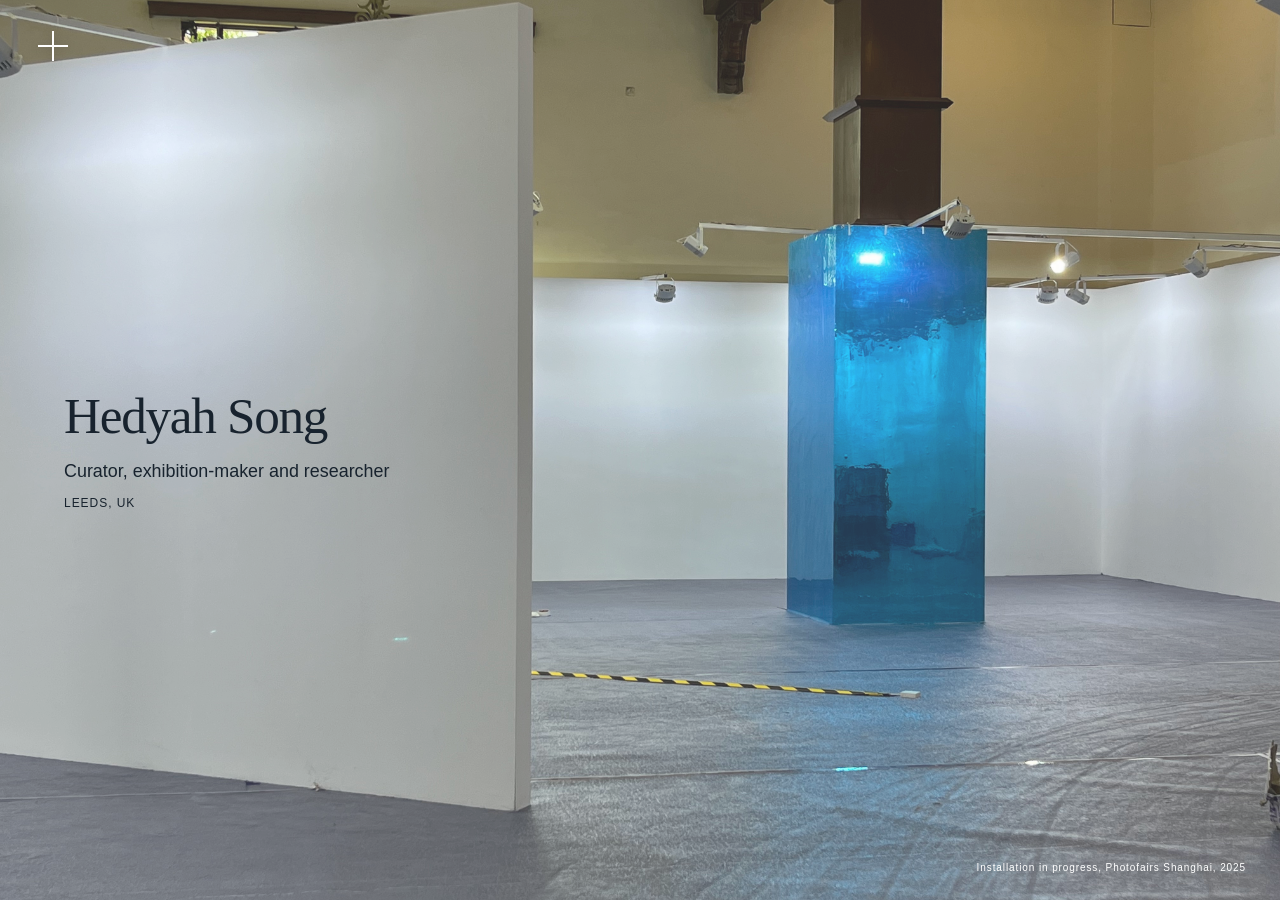
<file: index.html>
<!DOCTYPE html>
<html lang="en">
<head>
  <meta charset="UTF-8">
  <meta name="viewport" content="width=device-width, initial-scale=1.0">
  <title>Hedyah Song</title>
  <meta name="description" content="Hedyah Song is a curator, exhibition-maker and researcher based in Leeds, UK.">
  <link rel="stylesheet" href="styles.css">
  <script src="menu.js" defer></script>
</head>

<body class="home-page">
  <button class="menu-toggle" type="button" aria-expanded="false" aria-controls="site-navigation" aria-label="Open navigation">
    <span aria-hidden="true"></span>
  </button>

  <nav class="menu-panel" id="site-navigation" aria-hidden="true" aria-label="Primary navigation" inert>
    <div class="menu-panel-inner">
      <p class="menu-kicker">Hedyah Song</p>
      <ul class="menu-list">
        <li><span>01</span><a href="projects/">Projects</a></li>
        <li><span>02</span><a href="research/">Research</a></li>
        <li><span>03</span><a href="about/">About</a></li>
        <li><span>04</span><a href="contact/">Contact</a></li>
      </ul>
      <a class="menu-home" href="./">Home</a>
    </div>
  </nav>

  <main class="homepage">
    <img class="homepage-image" src="IMG_3406.jpg" alt="An empty exhibition space with blue columns">
    <section class="identity">
      <h1>Hedyah Song</h1>
      <p class="role">Curator, exhibition-maker and researcher</p>
      <p class="location">Leeds, UK</p>
    </section>
    <p class="index-mark">Installation in progress, Photofairs Shanghai, 2025</p>
  </main>
</body>
</html>
</file>
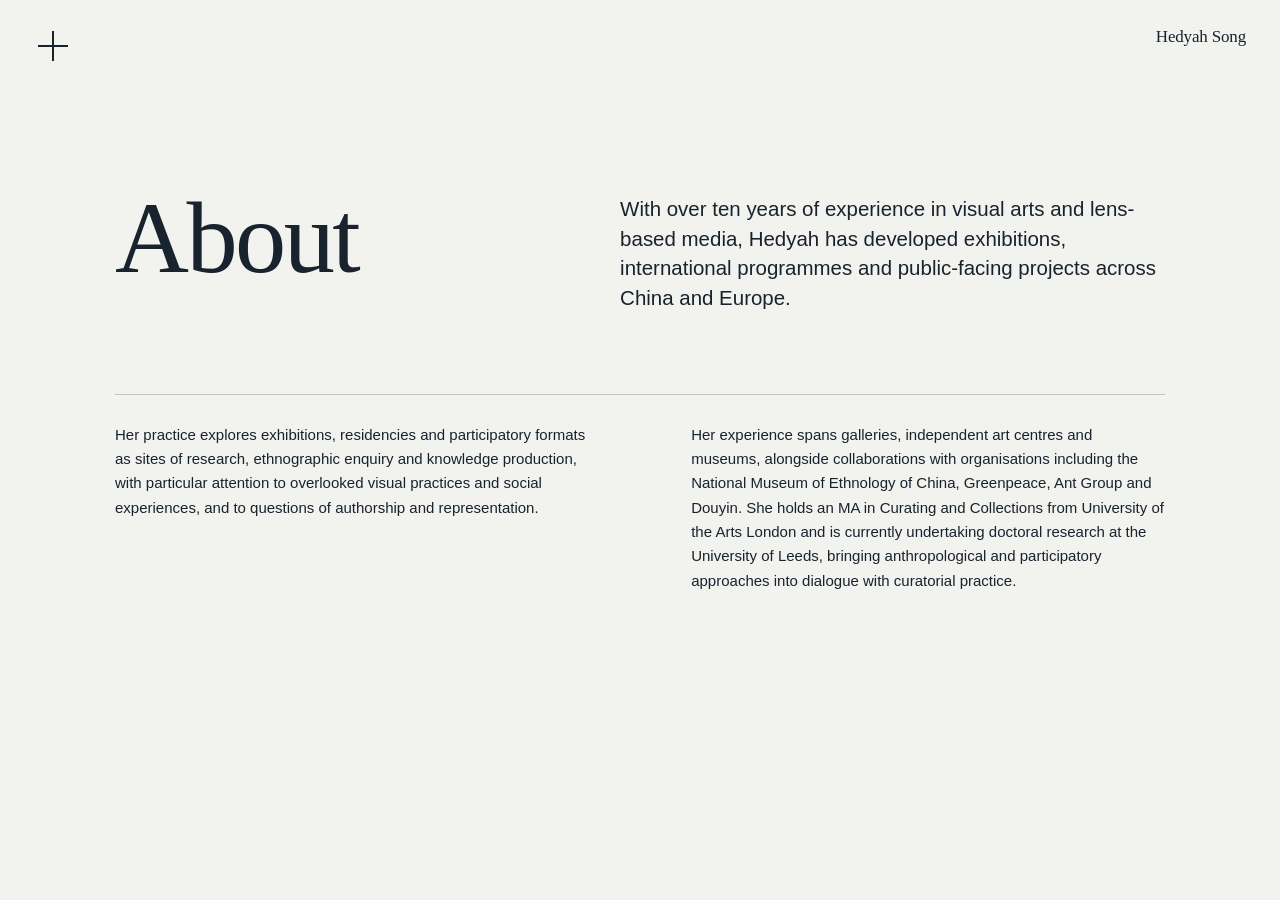
<file: about/index.html>
<!DOCTYPE html>
<html lang="en">
<head>
  <meta charset="UTF-8">
  <meta name="viewport" content="width=device-width, initial-scale=1.0">
  <title>About — Hedyah Song</title>
  <meta name="description" content="About Hedyah Song, curator, exhibition-maker and researcher.">
  <link rel="stylesheet" href="../styles.css">
  <script src="../menu.js" defer></script>
</head>
<body>
  <button class="menu-toggle" type="button" aria-expanded="false" aria-controls="site-navigation" aria-label="Open navigation"><span aria-hidden="true"></span></button>
  <nav class="menu-panel" id="site-navigation" aria-hidden="true" aria-label="Primary navigation" inert>
    <div class="menu-panel-inner">
      <p class="menu-kicker">Hedyah Song</p>
      <ul class="menu-list">
        <li><span>01</span><a href="../projects/">Projects</a></li>
        <li><span>02</span><a href="../research/">Research</a></li>
        <li><span>03</span><a href="../about/" aria-current="page">About</a></li>
        <li><span>04</span><a href="../contact/">Contact</a></li>
      </ul>
      <a class="menu-home" href="../">Home</a>
    </div>
  </nav>
  <main class="page-shell">
    <header class="page-header"><a class="site-name" href="../">Hedyah Song</a></header>
    <div class="page-content">
      <section class="page-heading">
        <h1 class="page-title">About</h1>
        <p class="page-intro">With over ten years of experience in visual arts and lens-based media, Hedyah has developed exhibitions, international programmes and public-facing projects across China and Europe.</p>
      </section>
      <section class="body-copy">
        <div>
          <p>Her practice explores exhibitions, residencies and participatory formats as sites of research, ethnographic enquiry and knowledge production, with particular attention to overlooked visual practices and social experiences, and to questions of authorship and representation.</p>
        </div>
        <div>
          <p>Her experience spans galleries, independent art centres and museums, alongside collaborations with organisations including the National Museum of Ethnology of China, Greenpeace, Ant Group and Douyin. She holds an MA in Curating and Collections from University of the Arts London and is currently undertaking doctoral research at the University of Leeds, bringing anthropological and participatory approaches into dialogue with curatorial practice.</p>
        </div>
      </section>
    </div>
  </main>
</body>
</html>
</file>
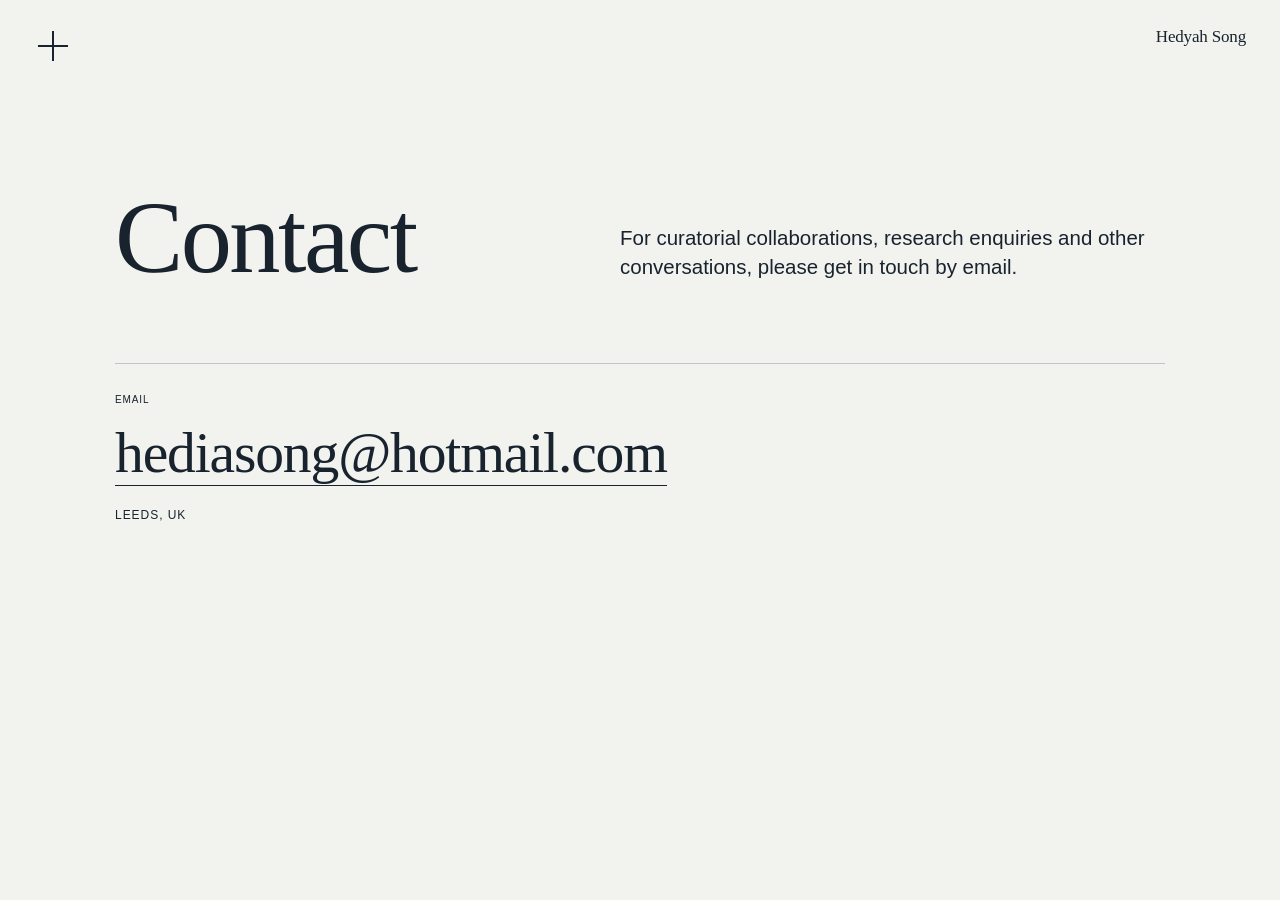
<file: contact/index.html>
<!DOCTYPE html>
<html lang="en">
<head>
  <meta charset="UTF-8">
  <meta name="viewport" content="width=device-width, initial-scale=1.0">
  <title>Contact — Hedyah Song</title>
  <meta name="description" content="Contact Hedyah Song.">
  <link rel="stylesheet" href="../styles.css">
  <script src="../menu.js" defer></script>
</head>
<body>
  <button class="menu-toggle" type="button" aria-expanded="false" aria-controls="site-navigation" aria-label="Open navigation"><span aria-hidden="true"></span></button>
  <nav class="menu-panel" id="site-navigation" aria-hidden="true" aria-label="Primary navigation" inert>
    <div class="menu-panel-inner">
      <p class="menu-kicker">Hedyah Song</p>
      <ul class="menu-list">
        <li><span>01</span><a href="../projects/">Projects</a></li>
        <li><span>02</span><a href="../research/">Research</a></li>
        <li><span>03</span><a href="../about/">About</a></li>
        <li><span>04</span><a href="../contact/" aria-current="page">Contact</a></li>
      </ul>
      <a class="menu-home" href="../">Home</a>
    </div>
  </nav>
  <main class="page-shell">
    <header class="page-header"><a class="site-name" href="../">Hedyah Song</a></header>
    <div class="page-content">
      <section class="page-heading">
        <h1 class="page-title">Contact</h1>
        <p class="page-intro">For curatorial collaborations, research enquiries and other conversations, please get in touch by email.</p>
      </section>
      <section class="contact-block">
        <p class="contact-label">Email</p>
        <a class="contact-link" href="mailto:hediasong@hotmail.com">hediasong@hotmail.com</a>
        <p class="contact-location">Leeds, UK</p>
      </section>
    </div>
  </main>
</body>
</html>
</file>
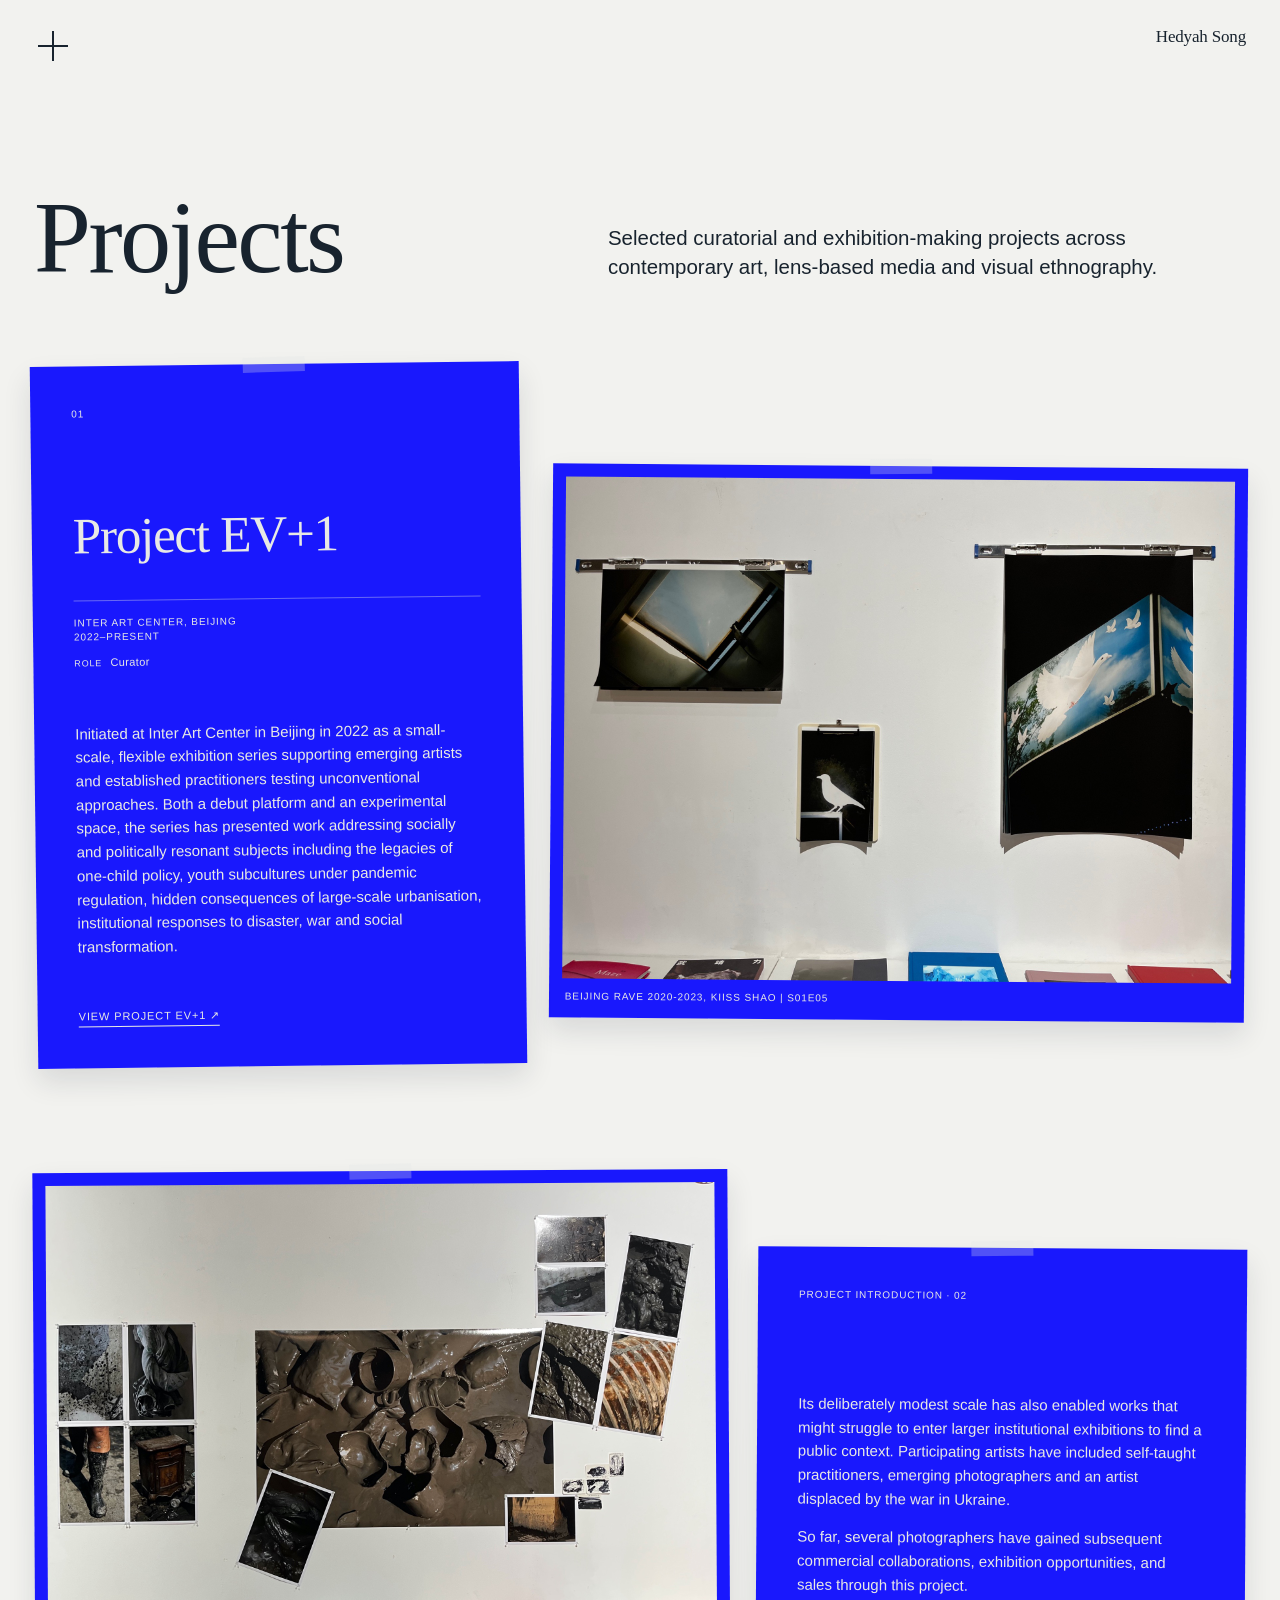
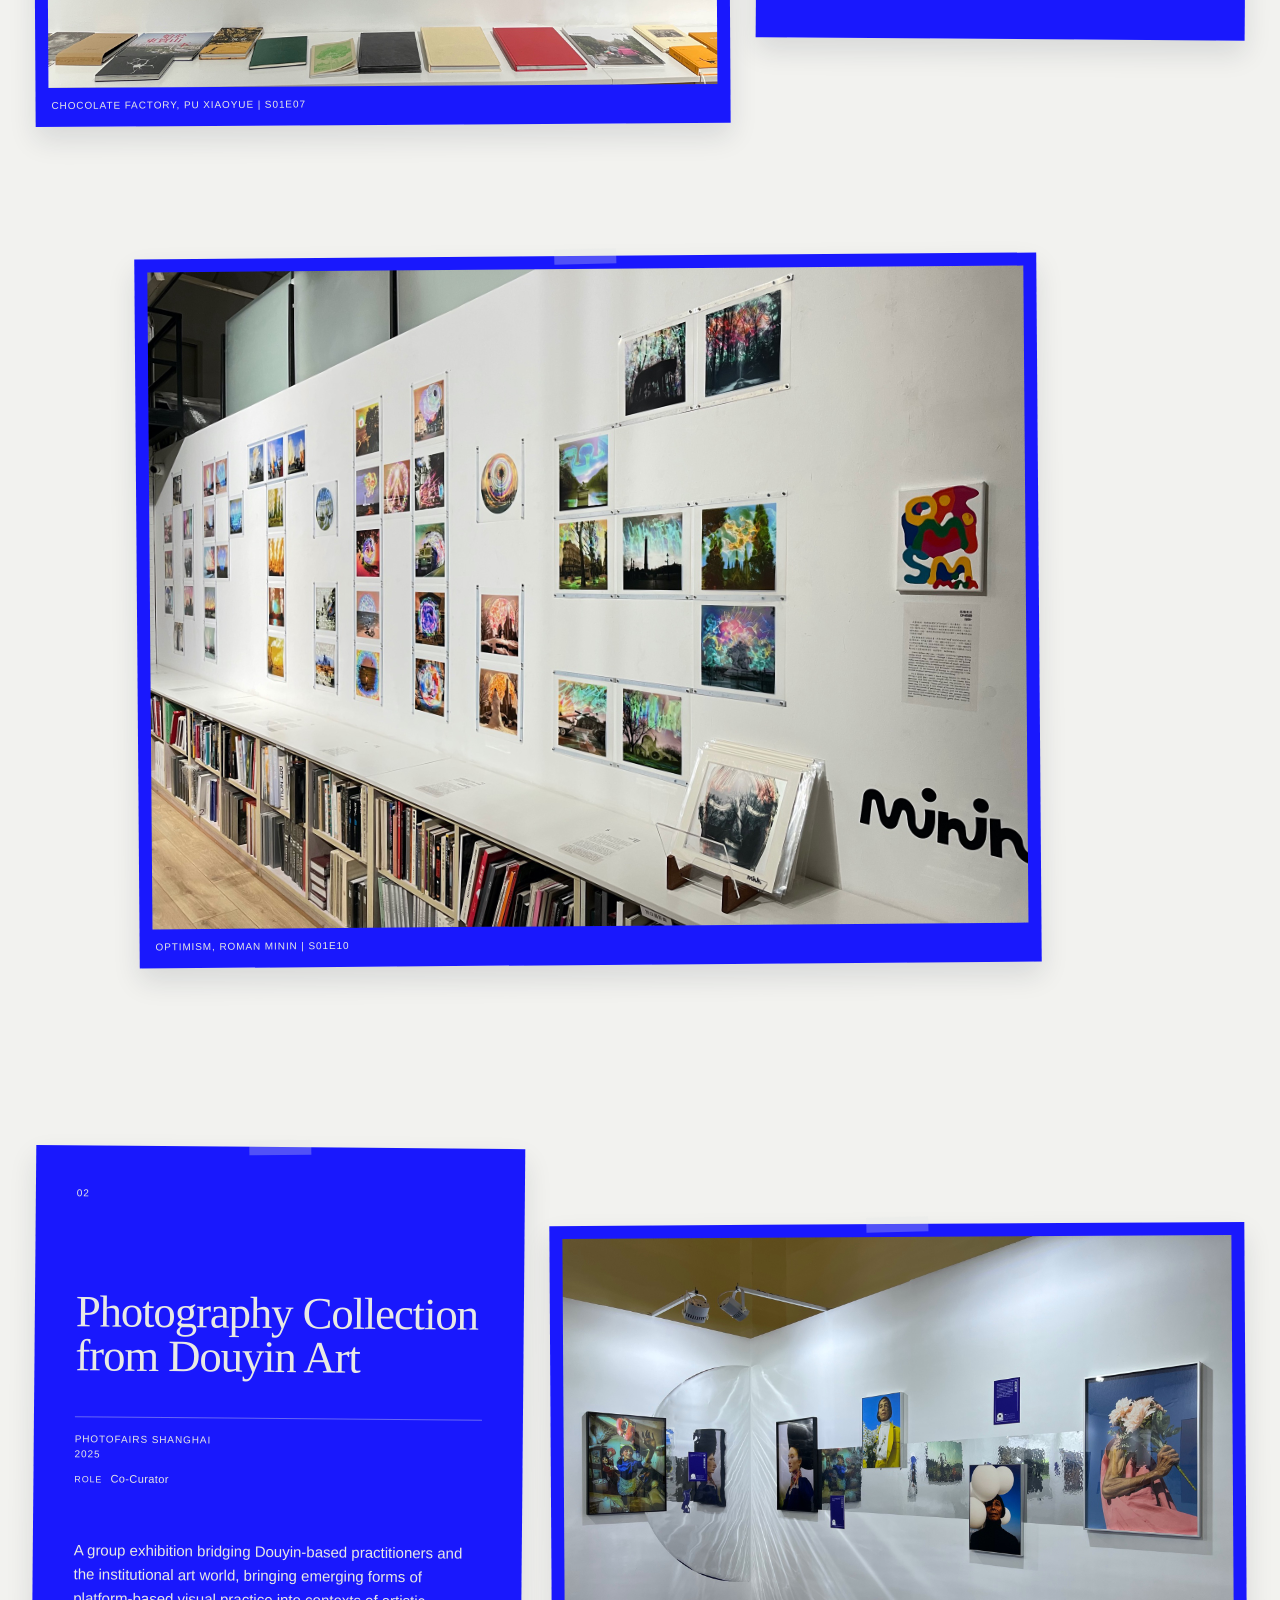
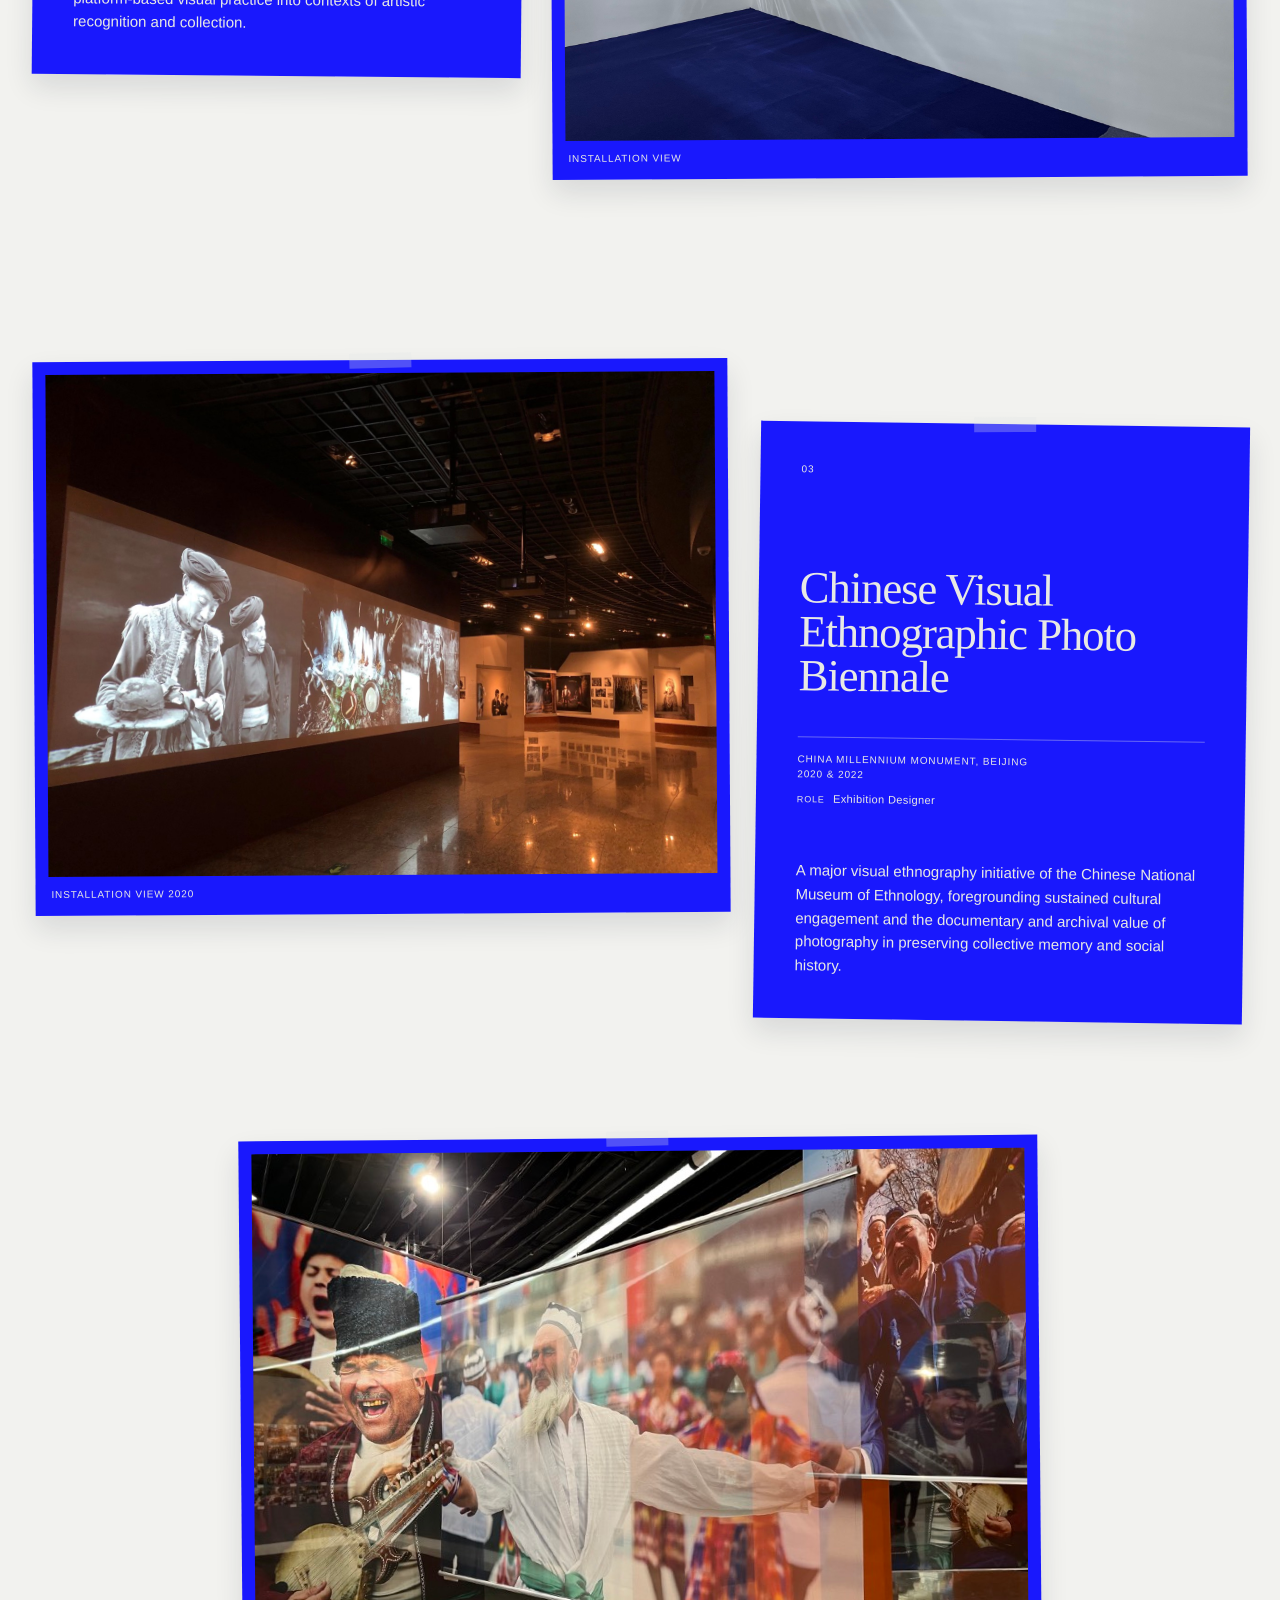
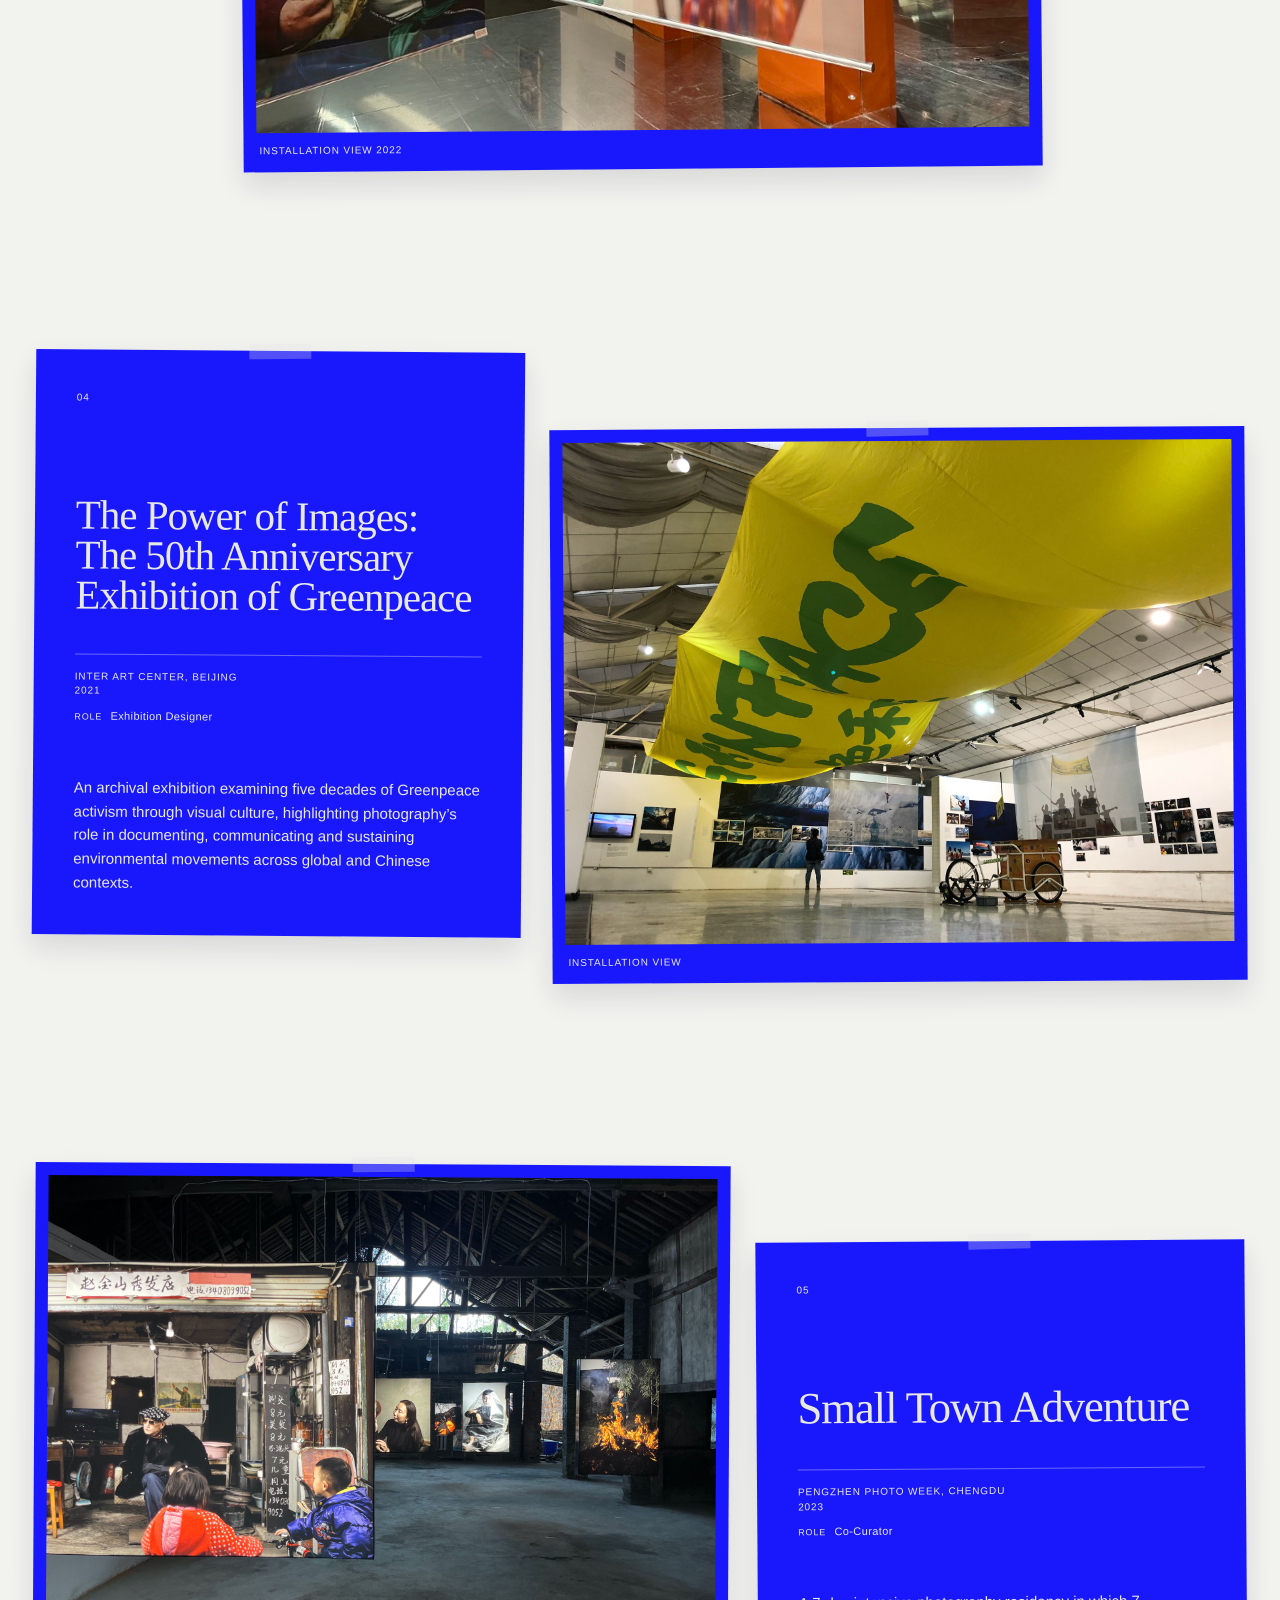
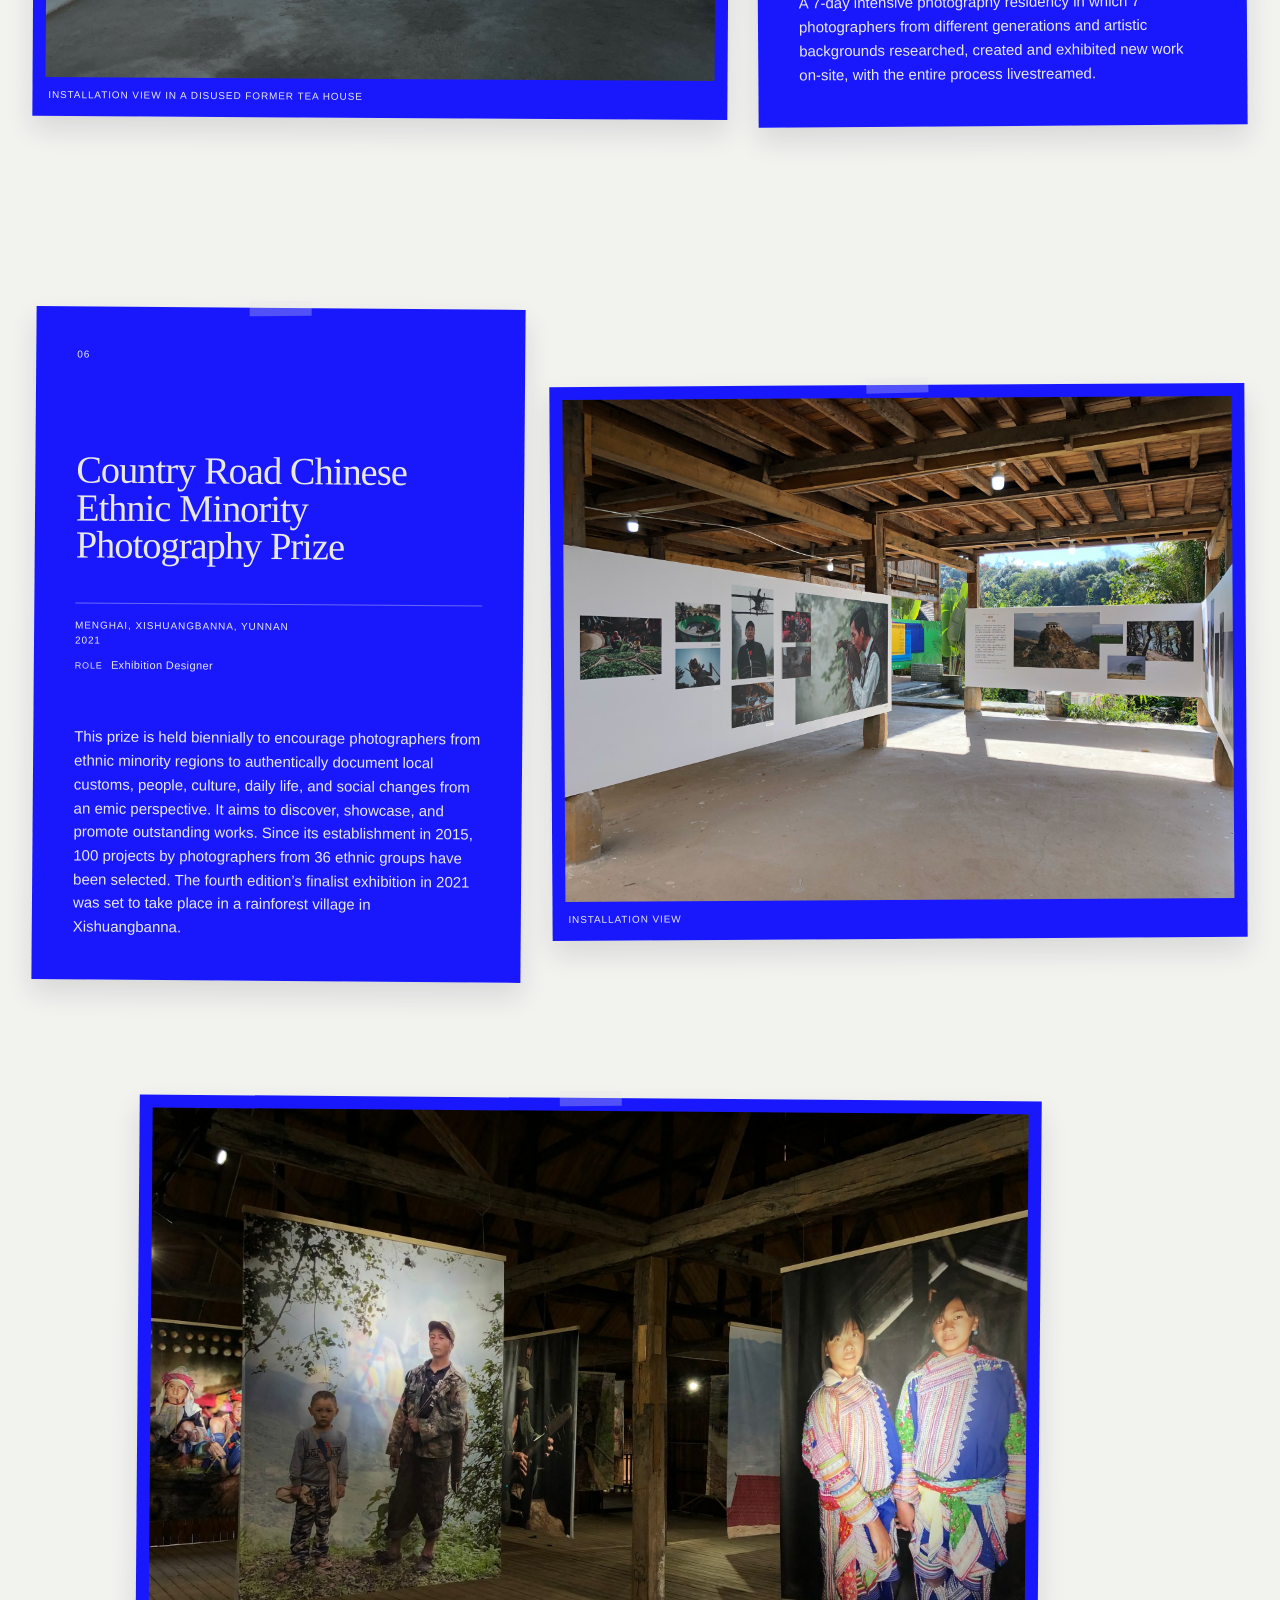
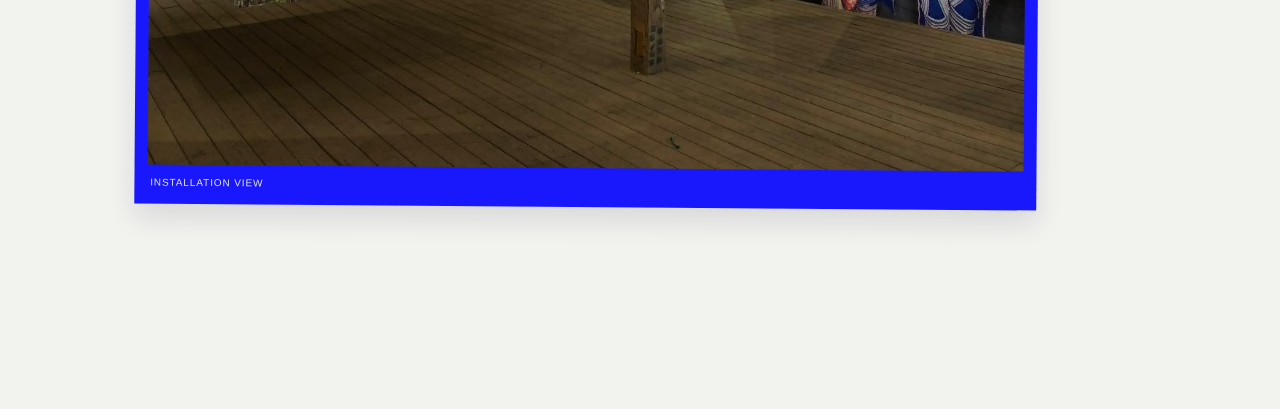
<file: projects/index.html>
<!DOCTYPE html>
<html lang="en">
<head>
  <meta charset="UTF-8">
  <meta name="viewport" content="width=device-width, initial-scale=1.0">
  <title>Projects — Hedyah Song</title>
  <meta name="description" content="Selected curatorial and exhibition-making projects by Hedyah Song.">
  <link rel="stylesheet" href="../styles.css?v=20260812-1">
  <script src="../menu.js" defer></script>
</head>
<body class="projects-page">
  <button class="menu-toggle" type="button" aria-expanded="false" aria-controls="site-navigation" aria-label="Open navigation"><span aria-hidden="true"></span></button>
  <nav class="menu-panel" id="site-navigation" aria-hidden="true" aria-label="Primary navigation" inert>
    <div class="menu-panel-inner">
      <p class="menu-kicker">Hedyah Song</p>
      <ul class="menu-list">
        <li><span>01</span><a href="../projects/" aria-current="page">Projects</a></li>
        <li><span>02</span><a href="../research/">Research</a></li>
        <li><span>03</span><a href="../about/">About</a></li>
        <li><span>04</span><a href="../contact/">Contact</a></li>
      </ul>
      <a class="menu-home" href="../">Home</a>
    </div>
  </nav>
  <main class="page-shell">
    <header class="page-header"><a class="site-name" href="../">Hedyah Song</a></header>
    <div class="page-content">
      <section class="page-heading">
        <h1 class="page-title">Projects</h1>
        <p class="page-intro">Selected curatorial and exhibition-making projects across contemporary art, lens-based media and visual ethnography.</p>
      </section>
      <section class="project-board" aria-label="Selected projects">
        <article class="project-note project-note-ev">
          <p class="project-number">01</p>
          <h2>Project EV+1</h2>
          <p class="project-meta">Inter Art Center, Beijing<br>2022–present</p>
          <p class="project-role"><span>Role</span> Curator</p>
          <p class="project-copy">Initiated at Inter Art Center in Beijing in 2022 as a small-scale, flexible exhibition series supporting emerging artists and established practitioners testing unconventional approaches. Both a debut platform and an experimental space, the series has presented work addressing socially and politically resonant subjects including the legacies of one-child policy, youth subcultures under pandemic regulation, hidden consequences of large-scale urbanisation, institutional responses to disaster, war and social transformation.</p>
          <a class="project-link" href="https://www.interartcenter.com/project-ev1" target="_blank" rel="noopener noreferrer">View Project EV+1 <span aria-hidden="true">↗</span></a>
        </article>

        <figure class="project-image project-image-ev-rave">
          <img src="../assets/projects/ev-beijing-rave.jpg" alt="Installation view of Beijing Rave 2020-2023 by Kiiss Shao, showing photographic prints clipped to a wall">
          <figcaption>Beijing Rave 2020-2023, Kiiss Shao | S01E05</figcaption>
        </figure>

        <figure class="project-image project-image-ev">
          <img src="../assets/projects/ev-plus-one.jpg" alt="A photographic installation with books and mixed-media works">
          <figcaption>Chocolate Factory, Pu Xiaoyue | S01E07</figcaption>
        </figure>

        <article class="project-note project-note-ev-followup">
          <p class="project-section-label">Project introduction · 02</p>
          <div class="project-copy project-copy-stacked">
            <p>Its deliberately modest scale has also enabled works that might struggle to enter larger institutional exhibitions to find a public context. Participating artists have included self-taught practitioners, emerging photographers and an artist displaced by the war in Ukraine.</p>
            <p>So far, several photographers have gained subsequent commercial collaborations, exhibition opportunities, and sales through this project.</p>
          </div>
        </article>

        <figure class="project-image project-image-ev-optimism">
          <img src="../assets/projects/ev-optimism.jpg" alt="Installation view of OPTIMISM by Roman Minin, with artworks displayed along a long white wall">
          <figcaption>OPTIMISM, Roman Minin | S01E10</figcaption>
        </figure>

        <article class="project-note project-note-douyin">
          <p class="project-number">02</p>
          <h2>Photography Collection from Douyin Art</h2>
          <p class="project-meta">Photofairs Shanghai<br>2025</p>
          <p class="project-role"><span>Role</span> Co-Curator</p>
          <p class="project-copy">A group exhibition bridging Douyin-based practitioners and the institutional art world, bringing emerging forms of platform-based visual practice into contexts of artistic recognition and collection.</p>
        </article>

        <figure class="project-image project-image-douyin">
          <img src="../assets/projects/douyin-art-photofairs-2025.jpg" alt="Installation view of Photography Collection from Douyin Art at Photofairs Shanghai 2025, showing photographic works displayed across white gallery walls">
          <figcaption>Installation view</figcaption>
        </figure>

        <figure class="project-image project-image-biennale-a">
          <img src="../assets/projects/chinese-visual-ethnographic-photo-biennale-2020.jpg" alt="Installation view of the Chinese Visual Ethnographic Photo Biennale at China Millennium Monument in 2020, with projected and wall-mounted photography">
          <figcaption>Installation view 2020</figcaption>
        </figure>

        <article class="project-note project-note-biennale">
          <p class="project-number">03</p>
          <h2>Chinese Visual Ethnographic Photo Biennale</h2>
          <p class="project-meta">China Millennium Monument, Beijing<br>2020 &amp; 2022</p>
          <p class="project-role"><span>Role</span> Exhibition Designer</p>
          <p class="project-copy">A major visual ethnography initiative of the Chinese National Museum of Ethnology, foregrounding sustained cultural engagement and the documentary and archival value of photography in preserving collective memory and social history.</p>
        </article>

        <figure class="project-image project-image-biennale-b">
          <img src="../assets/projects/chinese-visual-ethnographic-photo-biennale-2022-restored.jpg" alt="Installation view of the Chinese Visual Ethnographic Photo Biennale at China Millennium Monument in 2022, with layered photographic panels depicting Uyghur musicians and dancers">
          <figcaption>Installation view 2022</figcaption>
        </figure>

        <article class="project-note project-note-greenpeace">
          <p class="project-number">04</p>
          <h2>The Power of Images: The 50th Anniversary Exhibition of Greenpeace</h2>
          <p class="project-meta">Inter Art Center, Beijing<br>2021</p>
          <p class="project-role"><span>Role</span> Exhibition Designer</p>
          <p class="project-copy">An archival exhibition examining five decades of Greenpeace activism through visual culture, highlighting photography’s role in documenting, communicating and sustaining environmental movements across global and Chinese contexts.</p>
        </article>

        <figure class="project-image project-image-greenpeace">
          <img src="../assets/projects/greenpeace-50th-anniversary.jpg" alt="Installation view of The Power of Images at Inter Art Center, with a large yellow Greenpeace banner suspended above archival photographs and installations">
          <figcaption>Installation view</figcaption>
        </figure>

        <figure class="project-image project-image-pengzhen">
          <img src="../assets/projects/small-town-adventure-pengzhen-2023.jpg" alt="Installation view of Small Town Adventure at Pengzhen Photo Week 2023 in a disused former tea house">
          <figcaption>Installation view in a disused former tea house</figcaption>
        </figure>

        <article class="project-note project-note-pengzhen">
          <p class="project-number">05</p>
          <h2>Small Town Adventure</h2>
          <p class="project-meta">Pengzhen Photo Week, Chengdu<br>2023</p>
          <p class="project-role"><span>Role</span> Co-Curator</p>
          <p class="project-copy">A 7-day intensive photography residency in which 7 photographers from different generations and artistic backgrounds researched, created and exhibited new work on-site, with the entire process livestreamed.</p>
        </article>

        <article class="project-note project-note-country-road">
          <p class="project-number">06</p>
          <h2>Country Road Chinese Ethnic Minority Photography Prize</h2>
          <p class="project-meta">Menghai, Xishuangbanna, Yunnan<br>2021</p>
          <p class="project-role"><span>Role</span> Exhibition Designer</p>
          <p class="project-copy">This prize is held biennially to encourage photographers from ethnic minority regions to authentically document local customs, people, culture, daily life, and social changes from an emic perspective. It aims to discover, showcase, and promote outstanding works. Since its establishment in 2015, 100 projects by photographers from 36 ethnic groups have been selected. The fourth edition’s finalist exhibition in 2021 was set to take place in a rainforest village in Xishuangbanna.</p>
        </article>

        <figure class="project-image project-image-country-road-a">
          <img src="../assets/projects/country-road-prize-2021-01.jpg" alt="Installation view of the Country Road Chinese Ethnic Minority Photography Prize finalist exhibition in a rainforest village in Xishuangbanna">
          <figcaption>Installation view</figcaption>
        </figure>

        <figure class="project-image project-image-country-road-b">
          <img src="../assets/projects/country-road-prize-2021-02-restored.jpg" alt="Installation view of large photographic portraits suspended inside a timber building at the Country Road Chinese Ethnic Minority Photography Prize finalist exhibition">
          <figcaption>Installation view</figcaption>
        </figure>
      </section>
    </div>
  </main>
</body>
</html>
</file>
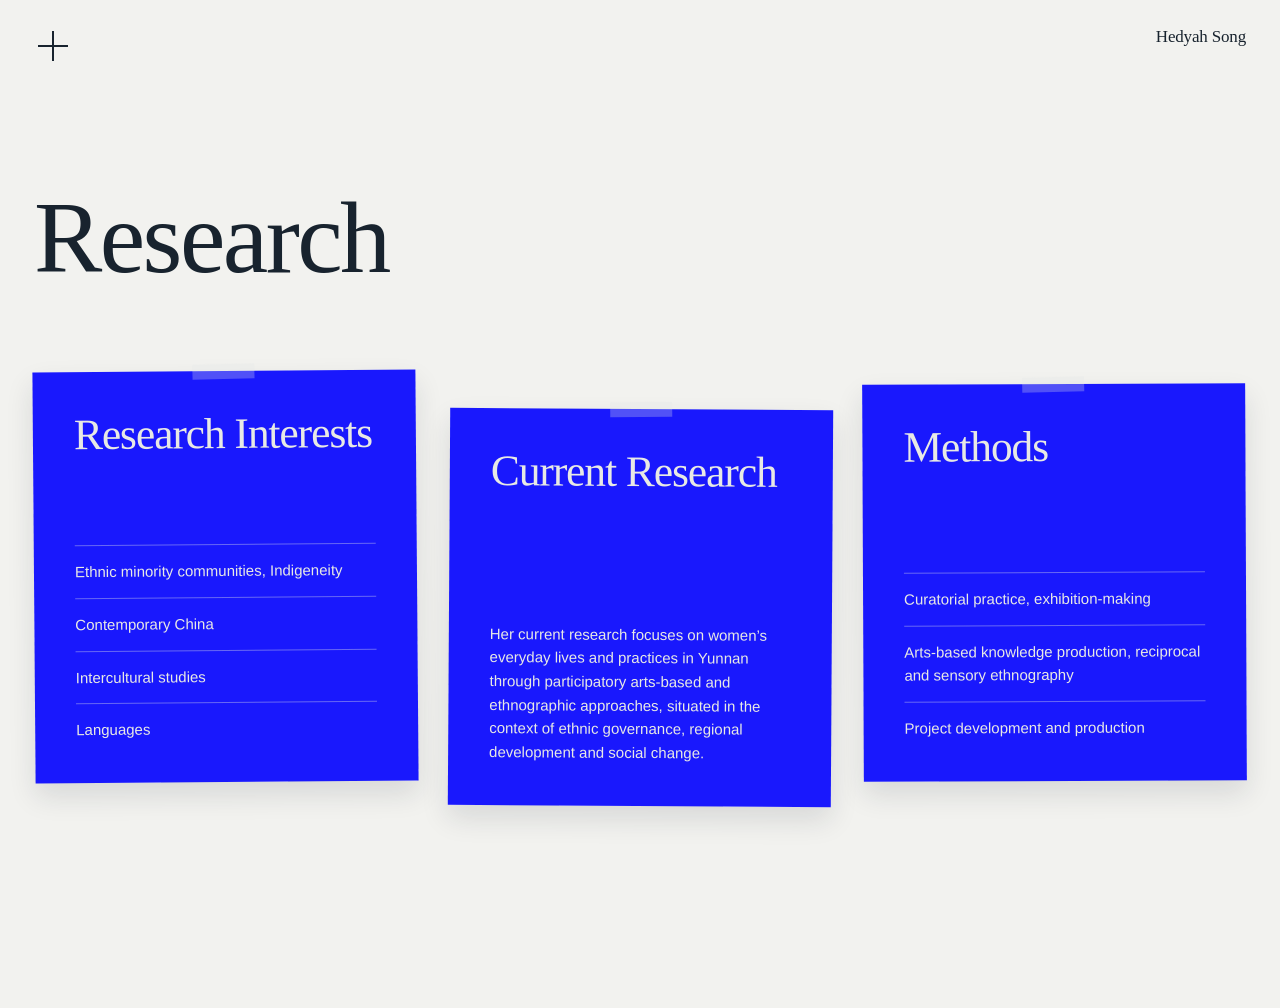
<file: research/index.html>
<!DOCTYPE html>
<html lang="en">
<head>
  <meta charset="UTF-8">
  <meta name="viewport" content="width=device-width, initial-scale=1.0">
  <title>Research — Hedyah Song</title>
  <meta name="description" content="Research by Hedyah Song on participatory arts-based practice, everyday life and Southwest China.">
  <link rel="stylesheet" href="../styles.css?v=20260812-3">
  <script src="../menu.js" defer></script>
</head>
<body class="research-page">
  <button class="menu-toggle" type="button" aria-expanded="false" aria-controls="site-navigation" aria-label="Open navigation"><span aria-hidden="true"></span></button>
  <nav class="menu-panel" id="site-navigation" aria-hidden="true" aria-label="Primary navigation" inert>
    <div class="menu-panel-inner">
      <p class="menu-kicker">Hedyah Song</p>
      <ul class="menu-list">
        <li><span>01</span><a href="../projects/">Projects</a></li>
        <li><span>02</span><a href="../research/" aria-current="page">Research</a></li>
        <li><span>03</span><a href="../about/">About</a></li>
        <li><span>04</span><a href="../contact/">Contact</a></li>
      </ul>
      <a class="menu-home" href="../">Home</a>
    </div>
  </nav>
  <main class="page-shell">
    <header class="page-header"><a class="site-name" href="../">Hedyah Song</a></header>
    <div class="page-content">
      <section class="page-heading research-heading">
        <h1 class="page-title">Research</h1>
      </section>
      <section class="research-board" aria-label="Research overview">
        <article class="project-note research-note research-note-interests">
          <h2>Research Interests</h2>
          <div class="research-methods">
            <p>Ethnic minority communities, Indigeneity</p>
            <p>Contemporary China</p>
            <p>Intercultural studies</p>
            <p>Languages</p>
          </div>
        </article>

        <article class="project-note research-note research-note-current">
          <h2>Current Research</h2>
          <p>Her current research focuses on women’s everyday lives and practices in Yunnan through participatory arts-based and ethnographic approaches, situated in the context of ethnic governance, regional development and social change.</p>
        </article>

        <article class="project-note research-note research-note-methods">
          <h2>Methods</h2>
          <div class="research-methods">
            <p>Curatorial practice, exhibition-making</p>
            <p>Arts-based knowledge production, reciprocal and sensory ethnography</p>
            <p>Project development and production</p>
          </div>
        </article>
      </section>
    </div>
  </main>
</body>
</html>
</file>
<file: styles.css>
:root {
  --ink: #18232e;
  --paper: #f2f2ef;
  --line: rgba(24, 35, 46, 0.22);
  --note-blue: rgba(2, 0, 255, 0.9);
  --note-ink: #e8e9e5;
}

* {
  box-sizing: border-box;
}

html,
body {
  margin: 0;
  width: 100%;
  min-height: 100%;
}

body {
  background: var(--paper);
  color: var(--ink);
  font-family: "Helvetica Neue", Helvetica, Arial, sans-serif;
  -webkit-font-smoothing: antialiased;
}

body.menu-open {
  overflow: hidden;
}

a {
  color: inherit;
}

.menu-toggle {
  position: fixed;
  top: 27px;
  left: 34px;
  z-index: 101;
  width: 38px;
  height: 38px;
  padding: 0;
  color: var(--ink);
  background: transparent;
  border: 0;
  cursor: pointer;
}

.home-page .menu-toggle {
  color: #fff;
  filter: drop-shadow(0 1px 5px rgba(0, 0, 0, 0.2));
}

.home-page.menu-open .menu-toggle {
  color: var(--ink);
  filter: none;
}

.menu-toggle::before,
.menu-toggle::after {
  content: "";
  position: absolute;
  top: 18px;
  left: 4px;
  width: 30px;
  height: 2px;
  background: currentColor;
  transition: transform 220ms ease;
}

.menu-toggle::after {
  transform: rotate(90deg);
}

.menu-toggle[aria-expanded="true"]::before {
  transform: rotate(45deg);
}

.menu-toggle[aria-expanded="true"]::after {
  transform: rotate(-45deg);
}

.menu-toggle:focus-visible,
.menu-list a:focus-visible,
.menu-home:focus-visible,
.site-name:focus-visible,
.contact-link:focus-visible,
.project-link:focus-visible {
  outline: 1px solid currentColor;
  outline-offset: 5px;
}

.menu-panel {
  position: fixed;
  inset: 0;
  z-index: 100;
  visibility: hidden;
  overflow-y: auto;
  background: rgba(242, 242, 239, 0.97);
  opacity: 0;
  -webkit-backdrop-filter: blur(12px);
  backdrop-filter: blur(12px);
  transition: opacity 220ms ease, visibility 220ms ease;
}

.menu-panel.is-open {
  visibility: visible;
  opacity: 1;
}

.menu-panel-inner {
  display: flex;
  flex-direction: column;
  width: min(900px, calc(100% - 68px));
  min-height: 100vh;
  min-height: 100svh;
  margin: 0 auto;
  padding: 28px 0 30px;
}

.menu-kicker,
.menu-home {
  margin: 0 0 9vh;
  font-size: 11px;
  letter-spacing: 0.1em;
  text-decoration: none;
  text-transform: uppercase;
}

.menu-list {
  width: 100%;
  margin: auto 0;
  padding: 0;
  list-style: none;
  border-top: 1px solid var(--line);
}

.menu-list li {
  display: grid;
  grid-template-columns: 55px 1fr;
  align-items: baseline;
  border-bottom: 1px solid var(--line);
}

.menu-list span {
  font-size: 10px;
  letter-spacing: 0.08em;
}

.menu-list a {
  padding: 15px 0 17px;
  font-family: Baskerville, "Iowan Old Style", Georgia, serif;
  font-size: clamp(42px, 6vw, 76px);
  line-height: 0.95;
  letter-spacing: -0.025em;
  text-decoration: none;
}

.menu-list a:hover {
  font-style: italic;
}

.menu-home {
  align-self: flex-end;
  margin: 9vh 0 0;
}

.homepage {
  position: relative;
  width: 100%;
  min-height: 100vh;
  min-height: 100svh;
  overflow: hidden;
  background: #edf0f2;
}

.homepage-image {
  position: absolute;
  inset: 0;
  width: 100%;
  height: 100%;
  object-fit: cover;
  object-position: center;
}

.homepage::after {
  content: "";
  position: absolute;
  inset: 0;
  z-index: 1;
  background: rgba(250, 250, 247, 0.14);
  -webkit-backdrop-filter: blur(0.3px) saturate(0.96) contrast(0.99);
  backdrop-filter: blur(0.3px) saturate(0.96) contrast(0.99);
  pointer-events: none;
}

.identity {
  position: absolute;
  z-index: 2;
  top: 50%;
  left: 5vw;
  width: min(500px, 42vw);
  transform: translateY(-50%);
}

h1,
.page-title {
  font-family: Baskerville, "Iowan Old Style", Georgia, serif;
  font-weight: 400;
  letter-spacing: -0.025em;
}

.identity h1 {
  margin: 0 0 18px;
  font-size: clamp(38px, 4vw, 60px);
  line-height: 1;
  white-space: nowrap;
}

.role {
  max-width: 410px;
  margin: 0 0 13px;
  font-size: clamp(15px, 1.4vw, 20px);
  line-height: 1.35;
}

.location {
  margin: 0;
  font-size: 12px;
  letter-spacing: 0.08em;
  text-transform: uppercase;
}

.index-mark {
  position: absolute;
  z-index: 2;
  right: 34px;
  bottom: 27px;
  margin: 0;
  color: #fff;
  font-size: 10px;
  letter-spacing: 0.09em;
  text-shadow: 0 1px 8px rgba(0, 0, 0, 0.22);
}

.page-shell {
  min-height: 100vh;
  min-height: 100svh;
  padding: 27px 34px 48px;
}

.page-header {
  display: flex;
  justify-content: flex-end;
  min-height: 50px;
}

.site-name {
  font-family: Baskerville, "Iowan Old Style", Georgia, serif;
  font-size: 17px;
  letter-spacing: -0.01em;
  text-decoration: none;
}

.page-content {
  width: min(1050px, 100%);
  margin: clamp(80px, 13vh, 150px) auto 0;
}

.page-heading {
  display: grid;
  grid-template-columns: minmax(260px, 0.85fr) minmax(280px, 1.15fr);
  gap: 8vw;
  padding-bottom: clamp(55px, 9vh, 105px);
}

.page-title {
  margin: 0;
  font-size: clamp(58px, 8vw, 112px);
  line-height: 0.86;
}

.page-intro {
  align-self: end;
  max-width: 560px;
  margin: 0;
  font-size: clamp(17px, 1.6vw, 22px);
  line-height: 1.45;
}

.body-copy p {
  margin: 0 0 1em;
  font-size: 15px;
  line-height: 1.62;
}

.body-copy p:last-child {
  margin-bottom: 0;
}

.projects-page .page-content {
  width: min(1280px, 100%);
}

.projects-page .page-heading {
  padding-bottom: clamp(52px, 8vh, 88px);
}

.research-page .page-content {
  width: min(1280px, 100%);
}

.research-heading {
  display: block;
  padding-bottom: clamp(55px, 9vh, 100px);
}

.research-board {
  display: grid;
  grid-template-columns: repeat(3, minmax(0, 1fr));
  gap: clamp(20px, 2.5vw, 38px);
  align-items: start;
  padding: 8px 0 clamp(80px, 12vw, 160px);
}

.research-note {
  min-height: clamp(310px, 31vw, 410px);
  display: flex;
  flex-direction: column;
}

.project-note.research-note h2 {
  max-width: none;
  margin-bottom: auto;
  padding-bottom: clamp(55px, 7vw, 92px);
  font-size: clamp(32px, 3.4vw, 49px);
}

.research-note > p,
.research-methods p {
  margin: 0;
  font-size: 15px;
  line-height: 1.58;
}

.research-methods {
  display: grid;
  gap: 0;
}

.research-methods p {
  padding: 14px 0;
  border-top: 1px solid rgba(232, 233, 229, 0.38);
}

.research-methods p:last-child {
  padding-bottom: 0;
}

.research-note.research-note-interests {
  transform: rotate(-0.45deg);
}

.research-note.research-note-current {
  margin-top: clamp(24px, 3vw, 42px);
  transform: rotate(0.35deg);
}

.research-note.research-note-methods {
  margin-top: clamp(7px, 1vw, 16px);
  transform: rotate(-0.25deg);
}

.project-board {
  display: grid;
  grid-template-columns: repeat(12, minmax(0, 1fr));
  gap: clamp(18px, 2.2vw, 34px);
  align-items: start;
  padding: 10px 0 clamp(80px, 12vw, 170px);
}

.project-note,
.project-image {
  position: relative;
  margin: 0;
  background: var(--note-blue);
  color: var(--note-ink);
  box-shadow: 0 13px 28px rgba(24, 35, 46, 0.12);
}

.project-note {
  z-index: 1;
  padding: clamp(24px, 3.2vw, 48px);
}

.project-note::before,
.project-image::before {
  content: "";
  position: absolute;
  z-index: 2;
  top: -7px;
  left: 50%;
  width: 62px;
  height: 15px;
  background: rgba(224, 231, 231, 0.28);
  transform: translateX(-50%) rotate(-1deg);
}

.project-note h2 {
  max-width: 10em;
  margin: 0 0 clamp(24px, 3vw, 42px);
  font-family: Baskerville, "Iowan Old Style", Georgia, serif;
  font-size: clamp(34px, 4vw, 60px);
  font-weight: 400;
  line-height: 0.98;
  letter-spacing: -0.025em;
}

.project-number,
.project-meta,
.project-image figcaption {
  margin: 0;
  font-size: 10px;
  line-height: 1.45;
  letter-spacing: 0.09em;
  text-transform: uppercase;
}

.project-number {
  margin-bottom: clamp(42px, 7vw, 92px);
}

.project-meta {
  padding-top: 15px;
  border-top: 1px solid rgba(232, 233, 229, 0.38);
}

.project-role {
  margin: 10px 0 0;
  font-size: 11px;
  line-height: 1.45;
  letter-spacing: 0.035em;
}

.project-role span {
  margin-right: 0.55em;
  font-size: 9px;
  letter-spacing: 0.09em;
  text-transform: uppercase;
}

.project-copy {
  margin: clamp(30px, 4vw, 55px) 0 0;
  font-size: 15px;
  line-height: 1.58;
}

.project-copy-stacked p {
  margin: 0 0 1em;
}

.project-copy-stacked p:last-child {
  margin-bottom: 0;
}

.project-link {
  display: inline-block;
  margin-top: clamp(34px, 4vw, 54px);
  padding-bottom: 3px;
  font-size: 11px;
  letter-spacing: 0.08em;
  text-decoration: none;
  text-transform: uppercase;
  border-bottom: 1px solid currentColor;
}

.project-link:hover {
  opacity: 0.72;
}

.project-section-label {
  margin: 0 0 clamp(48px, 7vw, 90px);
  font-size: 10px;
  line-height: 1.45;
  letter-spacing: 0.09em;
  text-transform: uppercase;
}

.project-image {
  padding: clamp(9px, 1vw, 14px);
}

.project-image img {
  display: block;
  width: 100%;
  height: auto;
}

.project-image figcaption {
  padding: 11px 3px 1px;
}

.project-note-ev {
  grid-column: 1 / span 5;
  transform: rotate(-0.7deg);
}

.project-image-ev-rave {
  grid-column: 6 / -1;
  margin-top: clamp(55px, 8vw, 115px);
  transform: rotate(0.45deg);
}

.project-image-ev {
  grid-column: 1 / span 7;
  margin-top: clamp(38px, 6vw, 90px);
  transform: rotate(-0.35deg);
}

.project-note-ev-followup {
  grid-column: 8 / -1;
  margin-top: clamp(90px, 12vw, 165px);
  transform: rotate(0.4deg);
}

.project-image-ev-optimism {
  grid-column: 2 / span 9;
  margin-top: clamp(48px, 8vw, 115px);
  transform: rotate(-0.45deg);
}

.project-note-douyin {
  grid-column: 1 / span 5;
  margin-top: clamp(80px, 12vw, 170px);
  transform: rotate(0.5deg);
}

.project-note-douyin h2 {
  font-size: clamp(31px, 3.5vw, 52px);
}

.project-image-douyin {
  grid-column: 6 / -1;
  margin-top: clamp(135px, 18vw, 245px);
  transform: rotate(-0.35deg);
}

.project-image-biennale-a {
  grid-column: 1 / span 7;
  margin-top: clamp(80px, 12vw, 170px);
  transform: rotate(-0.35deg);
}

.project-note-biennale {
  grid-column: 8 / -1;
  margin-top: clamp(135px, 17vw, 235px);
  transform: rotate(0.8deg);
}

.project-note-biennale h2 {
  font-size: clamp(31px, 3.5vw, 52px);
}

.project-image-biennale-b {
  grid-column: 3 / span 8;
  margin-top: clamp(48px, 7vw, 105px);
  transform: rotate(-0.5deg);
}

.project-note-greenpeace {
  grid-column: 1 / span 5;
  margin-top: clamp(85px, 12vw, 170px);
  transform: rotate(0.45deg);
}

.project-note-greenpeace h2 {
  font-size: clamp(29px, 3.2vw, 48px);
}

.project-image-greenpeace {
  grid-column: 6 / -1;
  margin-top: clamp(145px, 18vw, 245px);
  transform: rotate(-0.35deg);
}

.project-note-pengzhen {
  grid-column: 8 / -1;
  margin-top: clamp(145px, 18vw, 245px);
  transform: rotate(-0.4deg);
}

.project-note-pengzhen h2 {
  font-size: clamp(31px, 3.5vw, 52px);
}

.project-image-pengzhen {
  grid-column: 1 / span 7;
  margin-top: clamp(85px, 12vw, 170px);
  transform: rotate(0.35deg);
}

.project-note-country-road {
  grid-column: 1 / span 5;
  margin-top: clamp(85px, 12vw, 170px);
  transform: rotate(0.45deg);
}

.project-note-country-road h2 {
  font-size: clamp(28px, 3vw, 45px);
}

.project-image-country-road-a {
  grid-column: 6 / -1;
  margin-top: clamp(145px, 18vw, 245px);
  transform: rotate(-0.35deg);
}

.project-image-country-road-b {
  grid-column: 2 / span 9;
  margin-top: clamp(48px, 7vw, 105px);
  transform: rotate(0.45deg);
}

.body-copy {
  display: grid;
  grid-template-columns: minmax(0, 1fr) minmax(0, 1fr);
  gap: 8vw;
  padding-top: 28px;
  border-top: 1px solid var(--line);
}

.research-title {
  margin: 0 0 22px;
  font-family: Baskerville, "Iowan Old Style", Georgia, serif;
  font-size: clamp(25px, 3vw, 42px);
  font-weight: 400;
  line-height: 1.12;
  letter-spacing: -0.018em;
}

.research-meta {
  margin: 0 0 22px;
  font-size: 10px;
  letter-spacing: 0.09em;
  text-transform: uppercase;
}

.contact-block {
  padding-top: 30px;
  border-top: 1px solid var(--line);
}

.contact-label {
  margin: 0 0 15px;
  font-size: 10px;
  letter-spacing: 0.09em;
  text-transform: uppercase;
}

.contact-link {
  display: inline-block;
  font-family: Baskerville, "Iowan Old Style", Georgia, serif;
  font-size: clamp(26px, 4.5vw, 62px);
  letter-spacing: -0.02em;
  text-decoration: none;
  border-bottom: 1px solid var(--ink);
}

.contact-location {
  margin: 22px 0 0;
  font-size: 12px;
  letter-spacing: 0.08em;
  text-transform: uppercase;
}

@media (max-width: 700px) {
  .menu-toggle {
    top: 17px;
    left: 14px;
    width: 34px;
    height: 34px;
  }

  .menu-toggle::before,
  .menu-toggle::after {
    top: 16px;
    left: 4px;
    width: 26px;
  }

  .menu-panel-inner {
    width: calc(100% - 40px);
    padding: 20px 0;
  }

  .menu-list li {
    grid-template-columns: 36px 1fr;
  }

  .menu-list a {
    padding: 14px 0 15px;
    font-size: clamp(38px, 14vw, 58px);
  }

  .homepage-image {
    object-position: 60% center;
  }

  .identity {
    top: auto;
    right: 20px;
    bottom: 56px;
    left: 20px;
    width: auto;
    transform: none;
  }

  .identity h1 {
    margin-bottom: 13px;
  }

  .role {
    max-width: 300px;
    font-size: 15px;
  }

  .index-mark {
    right: 20px;
    bottom: 20px;
    max-width: calc(100% - 40px);
    font-size: 9px;
    text-align: right;
  }

  .page-shell {
    padding: 18px 20px 35px;
  }

  .site-name {
    font-size: 16px;
  }

  .page-content {
    margin-top: 80px;
  }

  .page-heading,
  .body-copy {
    grid-template-columns: 1fr;
    gap: 34px;
  }

  .page-heading {
    padding-bottom: 55px;
  }

  .page-title {
    font-size: clamp(56px, 20vw, 82px);
  }

  .page-intro {
    max-width: 92%;
    font-size: 17px;
  }

  .project-board {
    grid-template-columns: 1fr;
    gap: 34px;
    padding-top: 0;
  }

  .research-heading {
    padding-bottom: 55px;
  }

  .research-board {
    grid-template-columns: 1fr;
    gap: 34px;
    padding-top: 0;
  }

  .research-note-interests,
  .research-note-current,
  .research-note-methods {
    min-height: 0;
    margin-top: 0;
    transform: rotate(0deg);
  }

  .project-note.research-note h2 {
    margin-bottom: 0;
    padding-bottom: 55px;
    font-size: clamp(36px, 12vw, 50px);
  }

  .project-note-ev,
  .project-image-ev,
  .project-note-ev-followup,
  .project-image-ev-optimism,
  .project-image-ev-rave,
  .project-note-douyin,
  .project-image-douyin,
  .project-image-biennale-a,
  .project-note-biennale,
  .project-image-biennale-b,
  .project-note-greenpeace,
  .project-image-greenpeace,
  .project-note-pengzhen,
  .project-image-pengzhen,
  .project-note-country-road,
  .project-image-country-road-a,
  .project-image-country-road-b {
    grid-column: 1;
    margin-top: 0;
    transform: rotate(0deg);
  }

  .project-note {
    padding: 27px 24px 30px;
  }

  .project-note h2,
  .project-note-biennale h2,
  .project-note-douyin h2,
  .project-note-greenpeace h2,
  .project-note-pengzhen h2,
  .project-note-country-road h2 {
    font-size: clamp(36px, 12vw, 50px);
  }

  .project-number {
    margin-bottom: 50px;
  }

  .body-copy {
    gap: 16px;
  }

  .contact-link {
    font-size: clamp(24px, 8vw, 38px);
  }
}

@media (prefers-reduced-motion: reduce) {
  .menu-panel,
  .menu-toggle::before,
  .menu-toggle::after {
    transition: none;
  }
}
</file>
